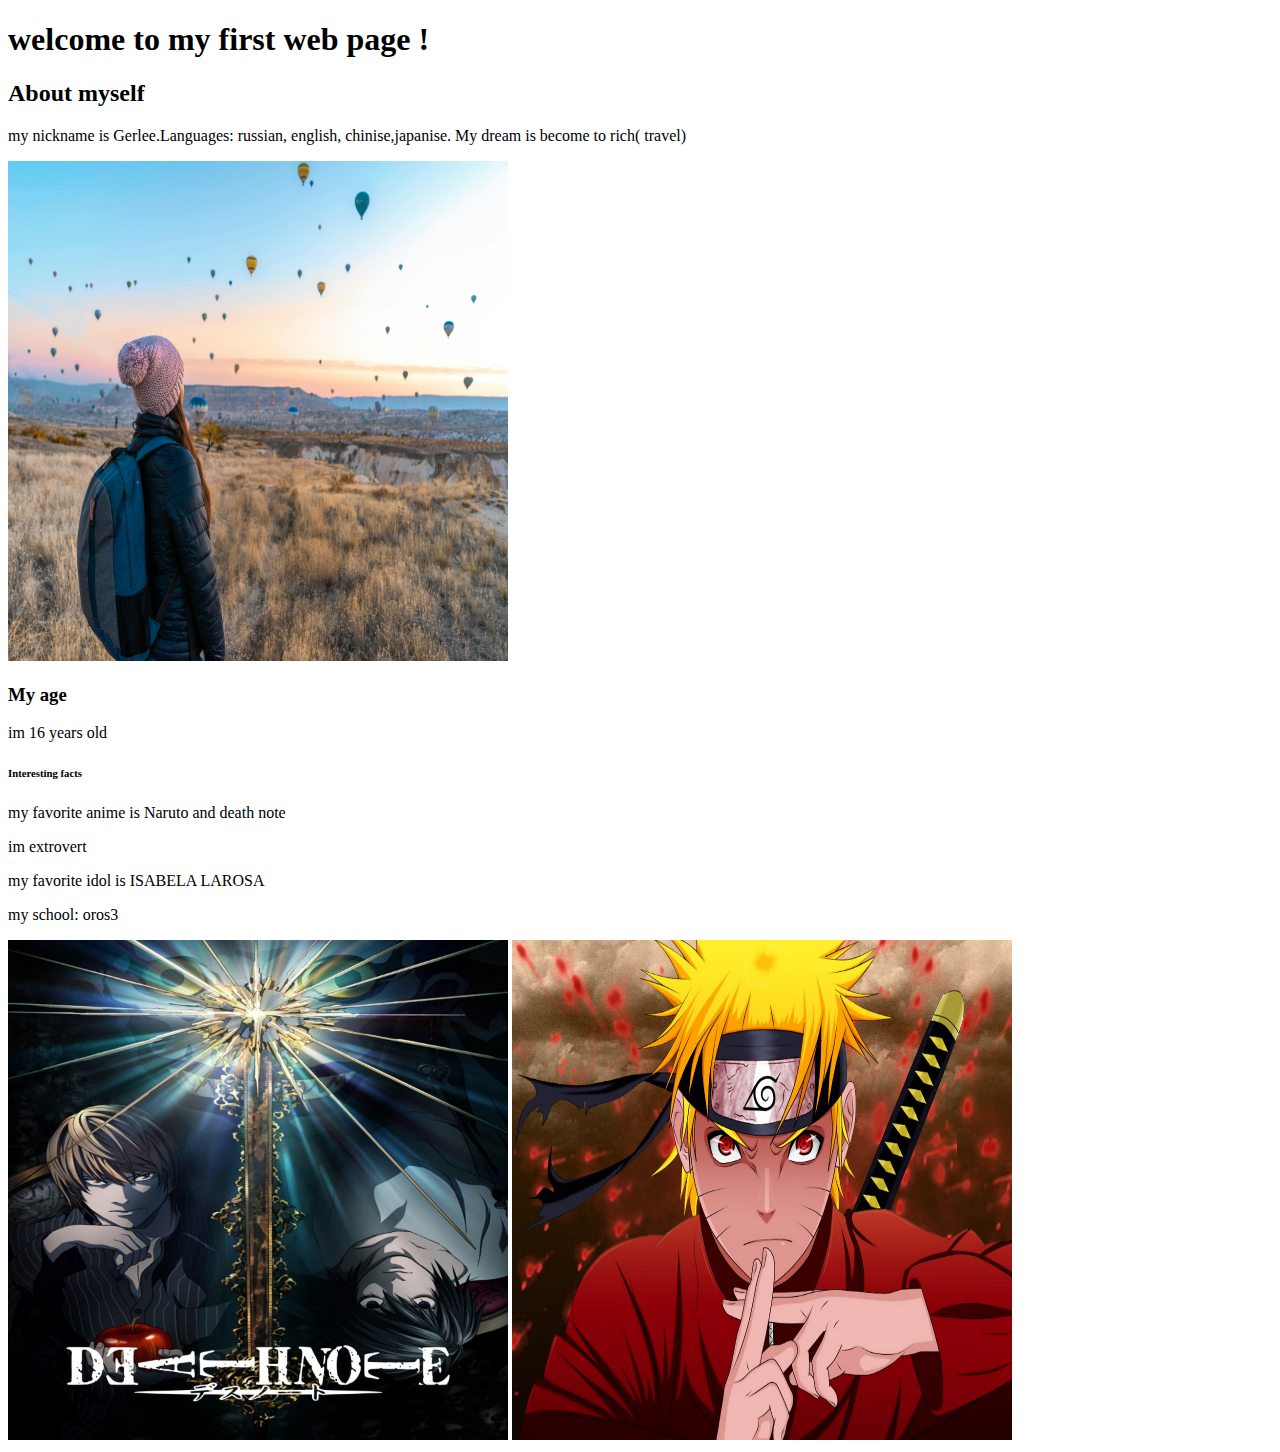
<file: index.html>
<!DOCTYPE html>
<html lang="en">
<head>
    <meta charset="UTF-8">
    <meta name="viewport" content="width=, initial-scale=1.0">
    <title>   MY PAGE </title>
</head>
<body>
    <header><h1> welcome to my first web page ! </h1>
        <h2> About myself </h2></header>
    <main><p> my nickname is Gerlee.Languages: russian, english, chinise,japanise. My dream is become to rich( travel) </p>
        <img src="travelling.jpg" alt="" width="500" height="500">
        <h3> My age</h3>
      
        </main>
    <footer>
   <p>im 16 years old </p>
    <h6>Interesting facts </h6>
    <p> my favorite anime is Naruto and death note </p>
    <p>im extrovert </p>
    <P> my  favorite idol is ISABELA  LAROSA </P>
    <p> my school: oros3 </p>
    <img src="death note.jpg" alt="" width="500" height="500"> 
    <img src="Naruto.jpeg" alt=""width="500" height="500" ></footer>

</body>
</html>
</file>
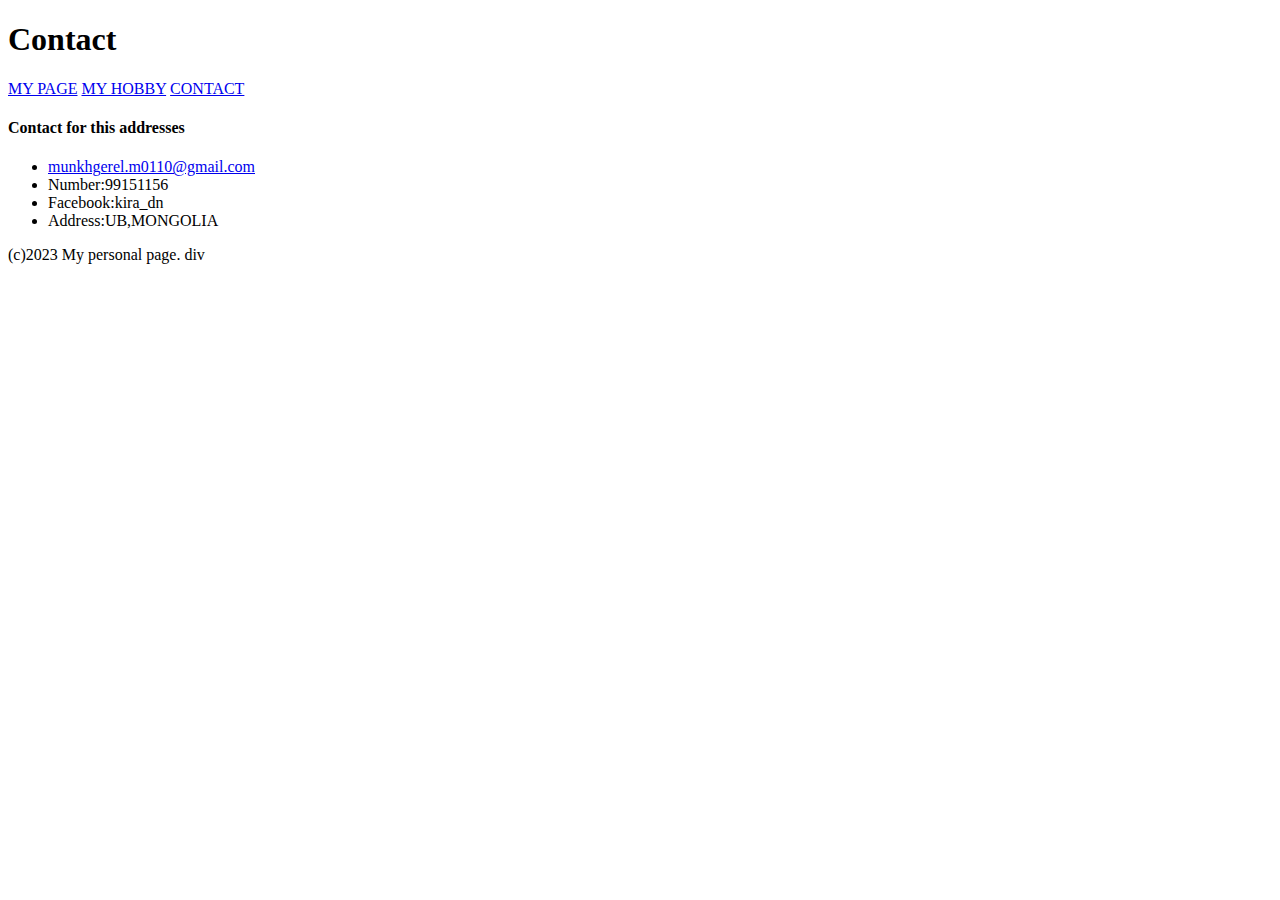
<file: contact.html>
<!DOCTYPE html>
<html lang="en">
<head>
    <meta charset="UTF-8">
    <meta name="viewport" content="width=device-width, initial-scale=1.0">
    <title>Contact</title>
</head>
<body>
    <header>
    <h1> Contact</h1>
    <a href="index.html" target="_blank">MY PAGE</a>
    <a href="my hobby.html"target="_blank">MY HOBBY</a>
    <a href="contact.html"target="_blank">CONTACT</a></header>
    <main>
        <h4>Contact for this addresses</h4>
        <ul>
           <li><a href="mailto:munkhgerel.m0110@gmail.com">munkhgerel.m0110@gmail.com</a></li>
           <li>Number:99151156</li>
           <li>Facebook:kira_dn</li>
           <li>Address:UB,MONGOLIA</li>
        </ul>
       
    </main>
    <footer>
        (c)2023 My personal page.
div
</body>
</html>
</file>
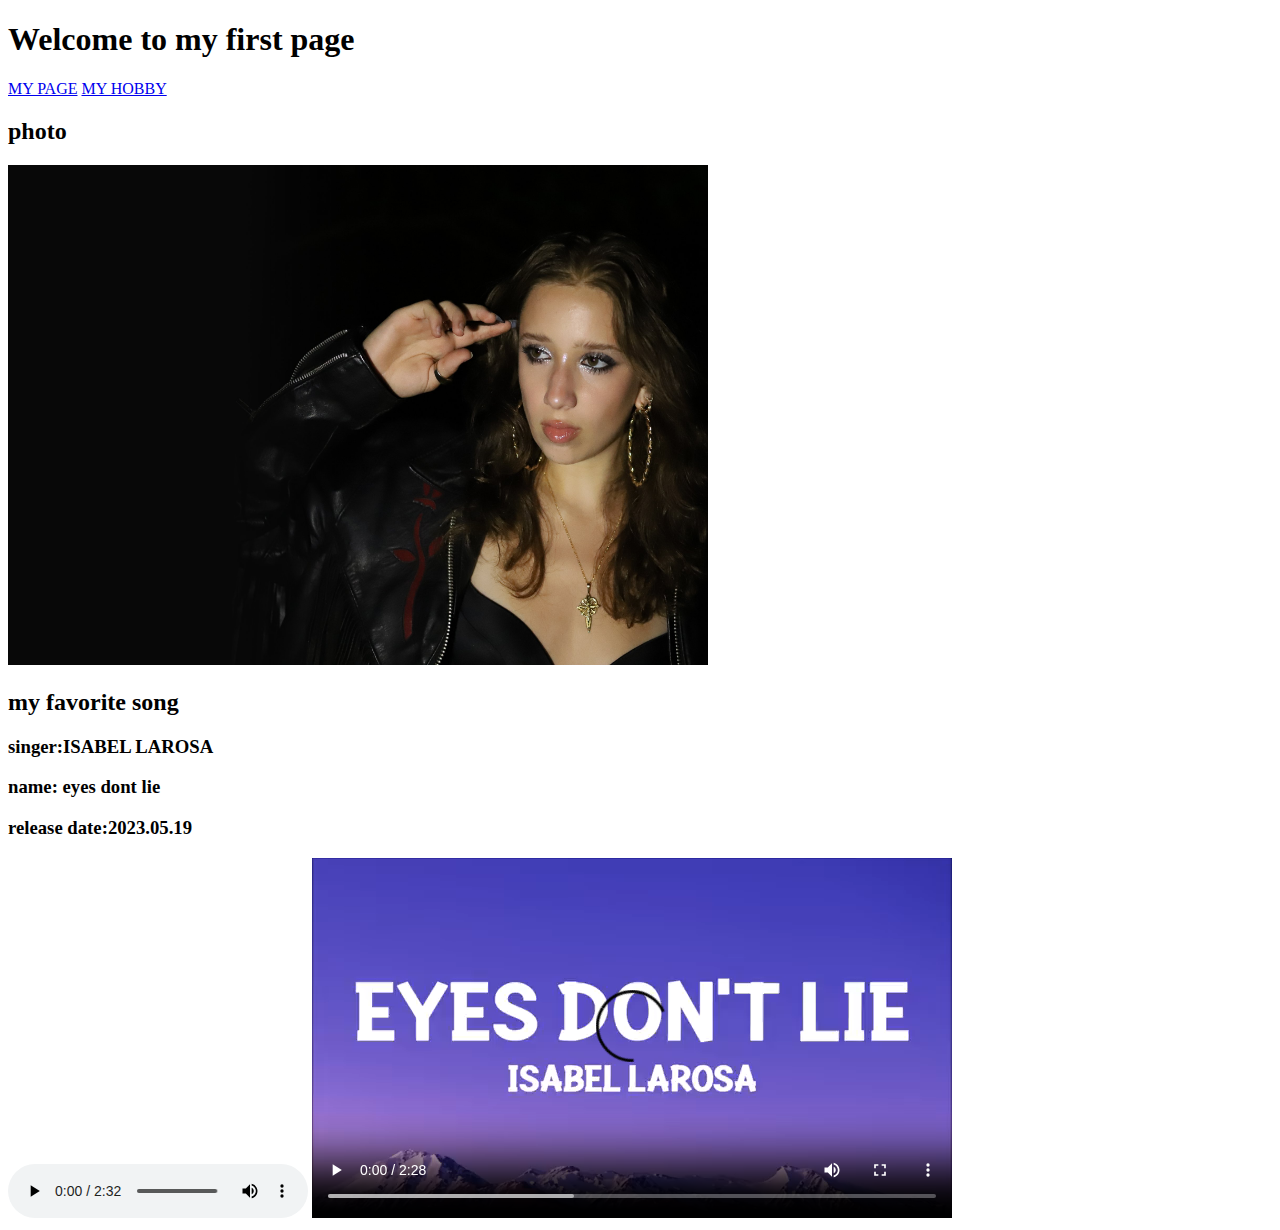
<file: dudu.html>
<!DOCTYPE html>
<html lang="en">
<head>
    <meta charset="UTF-8">
    <meta name="viewport" content="width=device-width, initial-scale=1.0">
    <title>Document</title>
</head>
<body>
    <header><h1> Welcome to my first page</h1>
        <a href="index.html" target="_blank">MY PAGE</a>
        <a href="my hobby.html" target="_blank" > MY HOBBY</a></header>
    <main><h2>photo</h2>
        <img src="isabela.jpg" alt="" width="700" height="500" download > 
        <h2>my favorite song </h1>
        <h3>singer:ISABEL LAROSA</h2>
        <h3>name: eyes dont lie</h2>
        <h3>release date:2023.05.19</h2></main>
    <footer><audio src="Isabel LaRosa - eyes don't lie (Audio).mp4" controls ></audio>

        <video src="Isabel LaRosa - eyes don't lie (Lyrics).mp4"controls></video>
        <a href="bfbfrn"target="_blank"></a></footer>
    
</body>
</html>
</file>
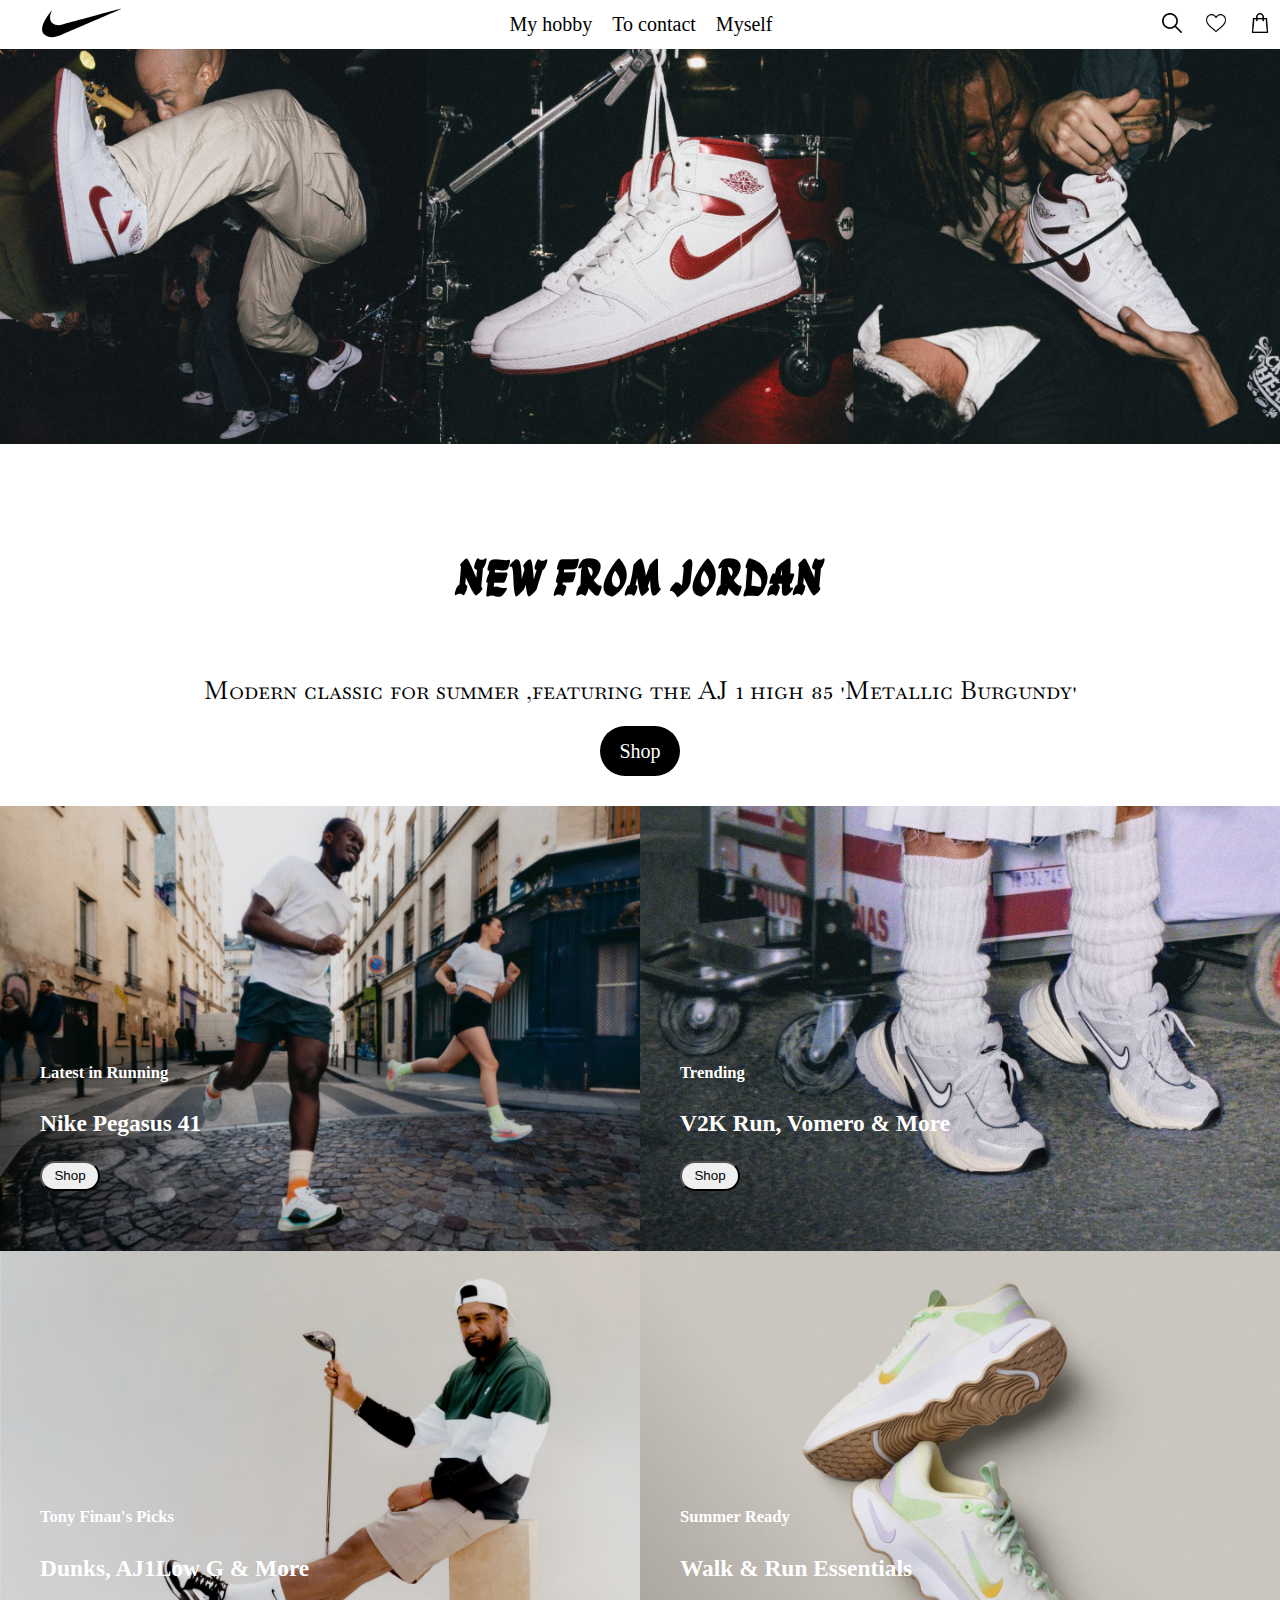
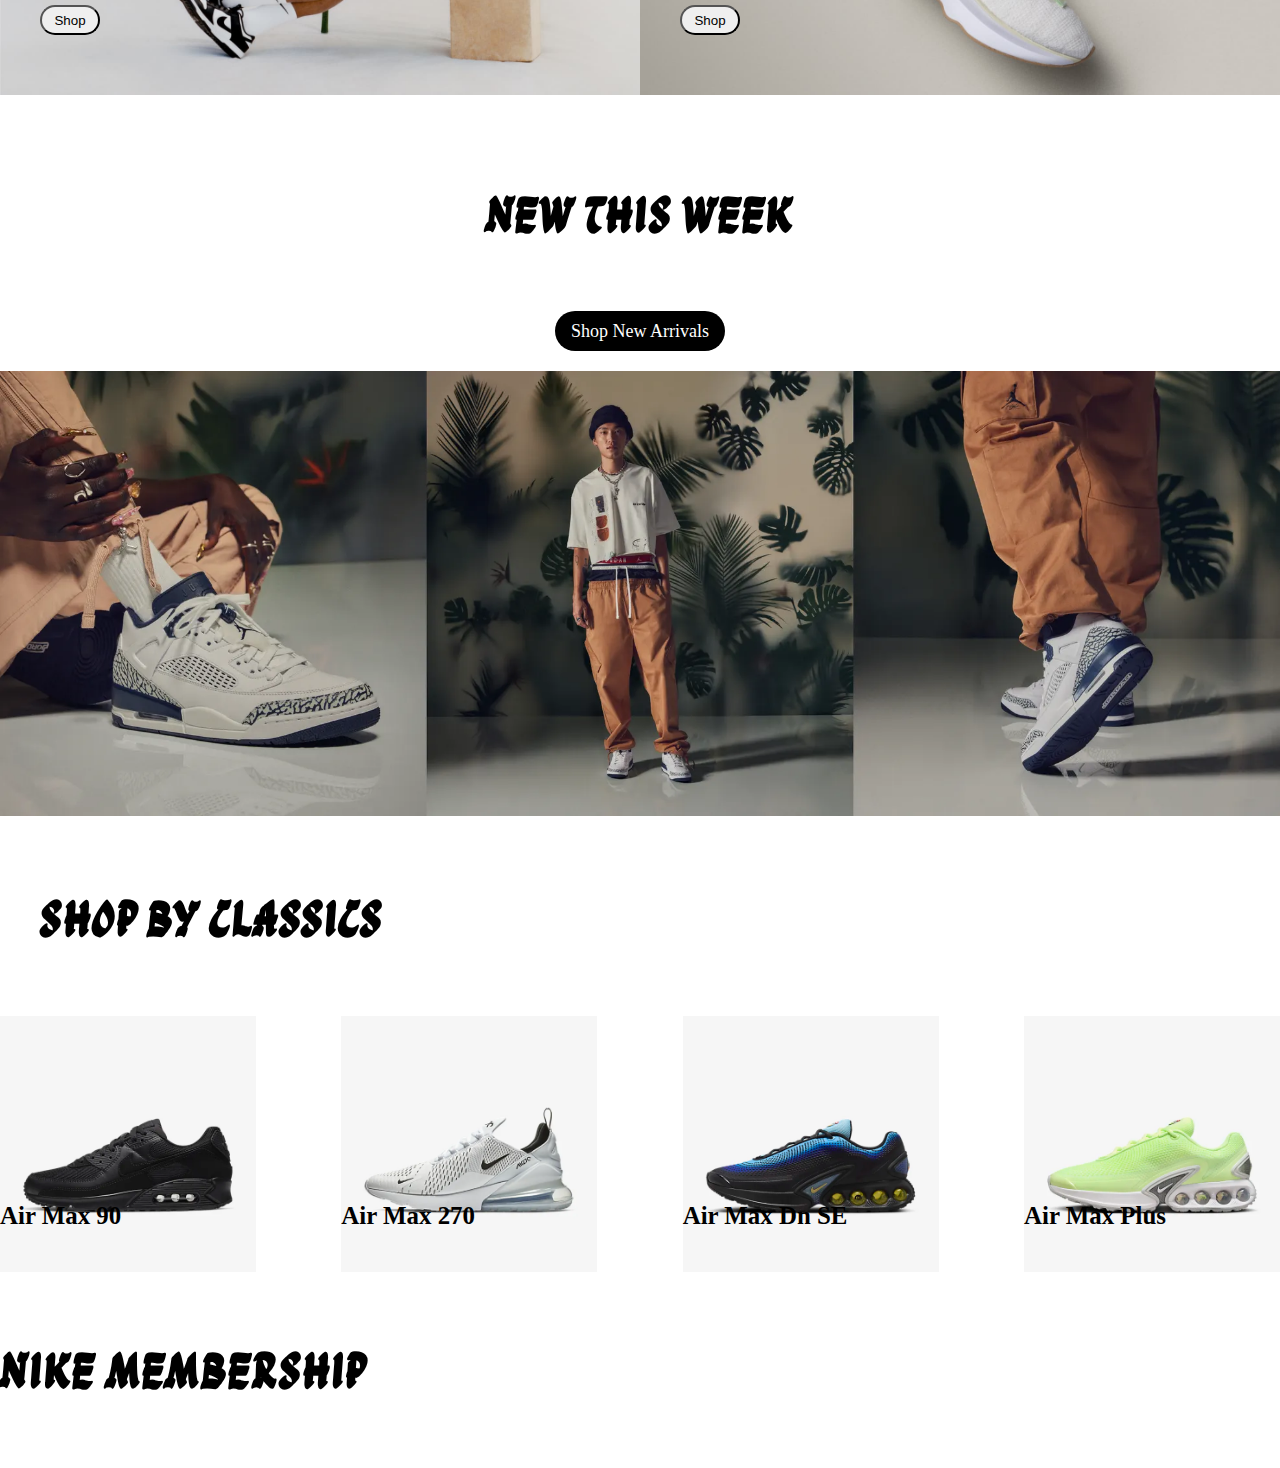
<file: land.html>
<!DOCTYPE html>
<html lang="en">
  <head>
    <meta charset="UTF-8" />
    <meta name="viewport" content="width=device-width, initial-scale=1.0" />
    <title>NIKE PAGE</title>
    <link rel="stylesheet" href="style4hicheel.css" />
    <link rel="preconnect" href="https://fonts.googleapis.com" />
    <link rel="preconnect" href="https://fonts.gstatic.com" crossorigin />
    <link rel="preconnect" href="https://fonts.googleapis.com" />
    <link rel="preconnect" href="https://fonts.gstatic.com" crossorigin />
    <link
      href="https://fonts.googleapis.com/css2?family=Baskervville+SC&family=Ga+Maamli&display=swap"
      rel="stylesheet"
    />
    <link
      href="https://fonts.googleapis.com/css2?family=Ga+Maamli&display=swap"
      rel="stylesheet"
    />
  </head>
  <body>
    <header>
      <div class="negheseg">
        <a href="contact.html"><img id="nikelogo" src="logo.svg" alt="" /> </a>

        <div id="tses-container">
          <a class="tses" href="my hobby.html">My hobby</a>
          <a class="tses" href="contact.html">To contact</a>
          <a class="tses" href="index.html">Myself</a>
        </div>

        <div id="mention">
          <img class="icons" src="search.png" alt="" />
          <img class="icons" src="heart.png" alt="" />
          <img class="icons" src="shop.png" alt="" />
        </div>
      </div>

      <div>
        <img class="img1" src="nike-just-do-it.jpg" alt="" />
      </div>

      <div class="doc">
        <h4>NEW FROM JORDAN</h4>
        <p>
          Modern classic for summer ,featuring the AJ 1 high 85 'Metallic
          Burgundy'
        </p>
        <div class="box">Shop</div>
      </div>

      <div class="zurag">
        <div class="page1">
          <img src="page1.jpg" alt="" />
          <div class="qw">
            <h5>Latest in Running</h5>
            <h3>Nike Pegasus 41</h3>
            <button>Shop</button>
          </div>
        </div>
        <div class="page1">
          <img src="page2.jpg" alt="" />
          <div class="qw">
            <h5>Trending</h5>
            <h3>V2K Run, Vomero & More</h3>
            <button>Shop</button>
          </div>
        </div>
        <div class="page1">
          <img src="page3.jpg" alt="" />
          <div class="qw">
            <h5>Tony Finau's Picks</h5>
            <h3>Dunks, AJ1Low G & More</h3>
            <button>Shop</button>
          </div>
        </div>
        <div class="page1">
          <img src="page4.jpg" alt="" />
          <div class="qw">
            <h5>Summer Ready</h5>
            <h3>Walk & Run Essentials</h3>
            <button>Shop</button>
          </div>
        </div>
      </div>

      <div class="text2">
        <h4>NEW THIS WEEK</h4>
        <div class="box1">Shop New Arrivals</div>
      </div>

      <img class="er" src="page5.jpg" alt="" />

      <div class="ty">
        <h4>SHOP BY CLASSICS</h4>
      </div>

      <div class="olon-zurag">
        <div class="neg">
          <img src="photo1.png" alt="" />
          <div class="second">
            <h5>Air Max 90</h5>
          </div>
        </div>
        <div class="neg">
          <img src="photo2.png" alt="" />
          <div class="second">
            <h5>Air Max 270</h5>
          </div>
        </div>
        <div class="neg">
          <img src="photo3.png" alt="" />
          <div class="second">
            <h5>Air Max Dn SE</h5>
          </div>
        </div>
        <div class="neg">
          <img src="photo4.png" alt="" />
          <div class="second">
            <h5>Air Max Plus</h5>
          </div>
        </div>
      </div>
      <div><h4>NIKE MEMBERSHIP</h4></div>
      <div class="last">
        <div class="ok"></div>
      </div>
    </header>
  </body>
</html>
</file>
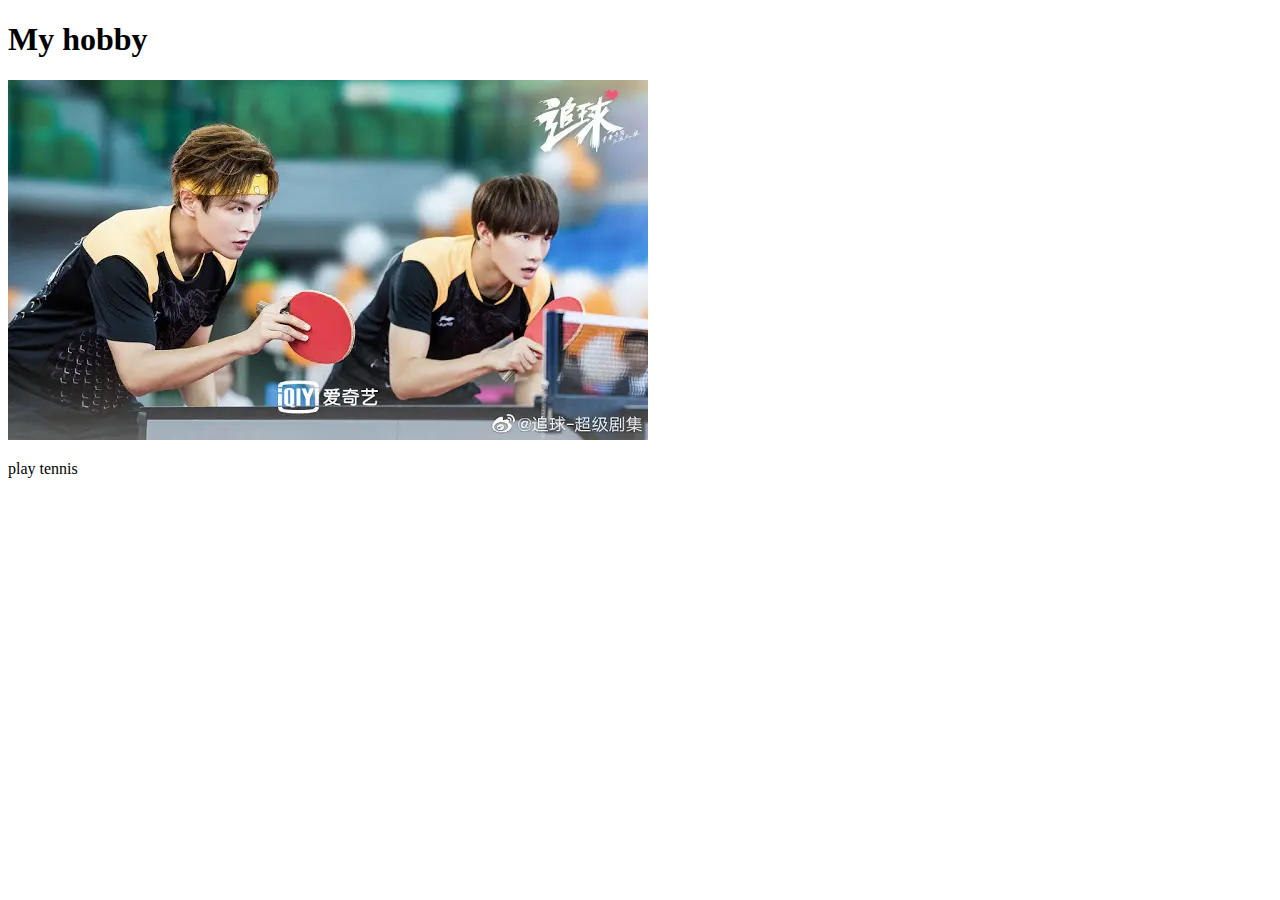
<file: my hobby.html>
<!DOCTYPE html>
<html lang="en">
<head>

    <meta charset="UTF-8">
    <meta name="viewport" content="width=device-width, initial-scale=1.0">
    <title>MY HOBBY </title>
</head>
<body>
    <header><h1>My hobby</h1></header>
    <main><img src="tennis.webp" alt=""></main>
    <footer><p>play tennis</p></footer>
    
    
</body>
</html>
</file>
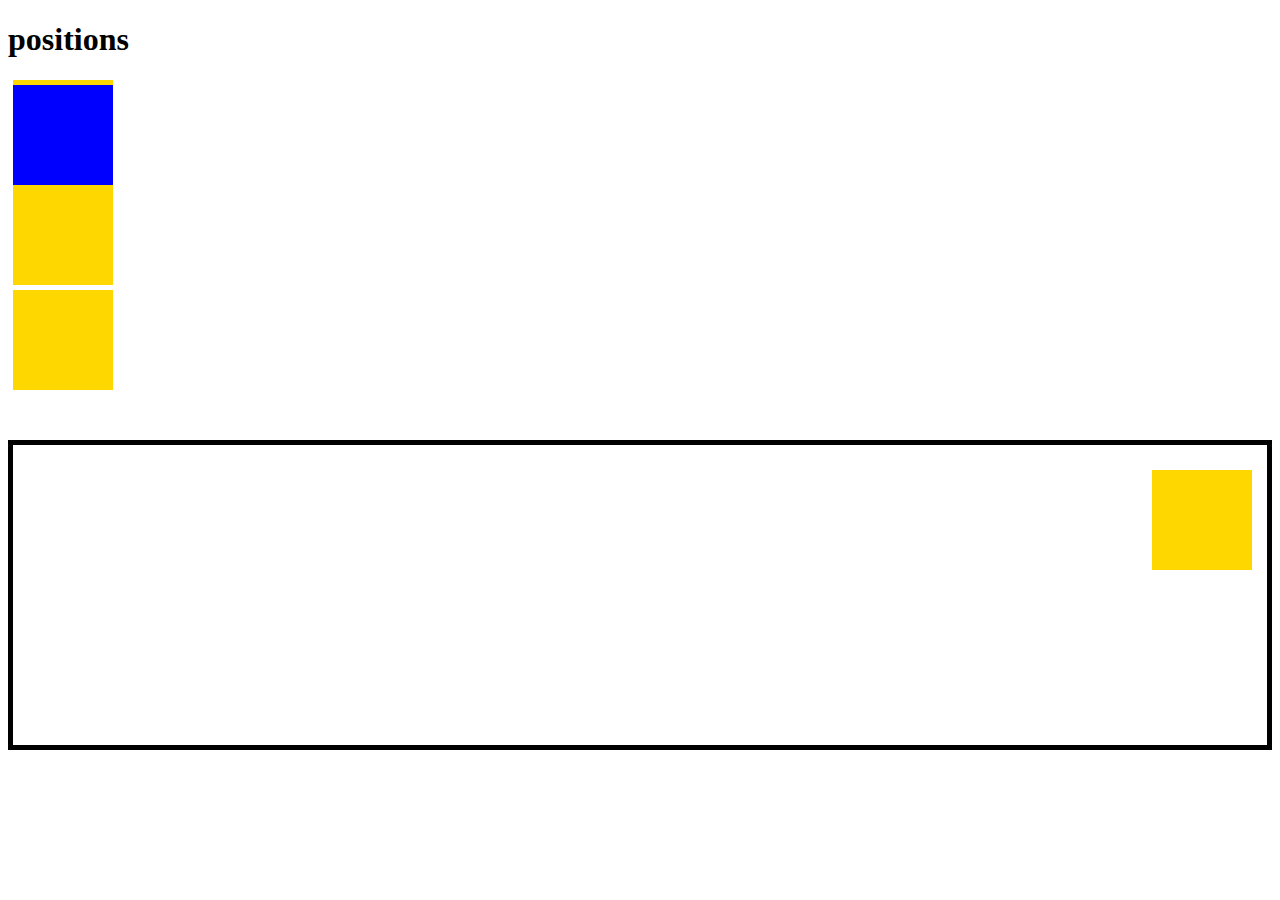
<file: position.html>
<!DOCTYPE html>
<html lang="en">
<head>
    <meta charset="UTF-8">
    <meta name="viewport" content="width=device-width, initial-scale=1.0">
    <title>Document</title>
    <link rel="stylesheet" href="style1.css">
</head>
<body>
    <h1>positions</h1>
    <div class="box fixed"></div>
    <div class="box"></div>
    <div class="box"></div>
    <div class="box"></div>
    <div class="container">
        <div class="box absolute"></div>
        </div>
    

       



    
</body>
</html>
</file>
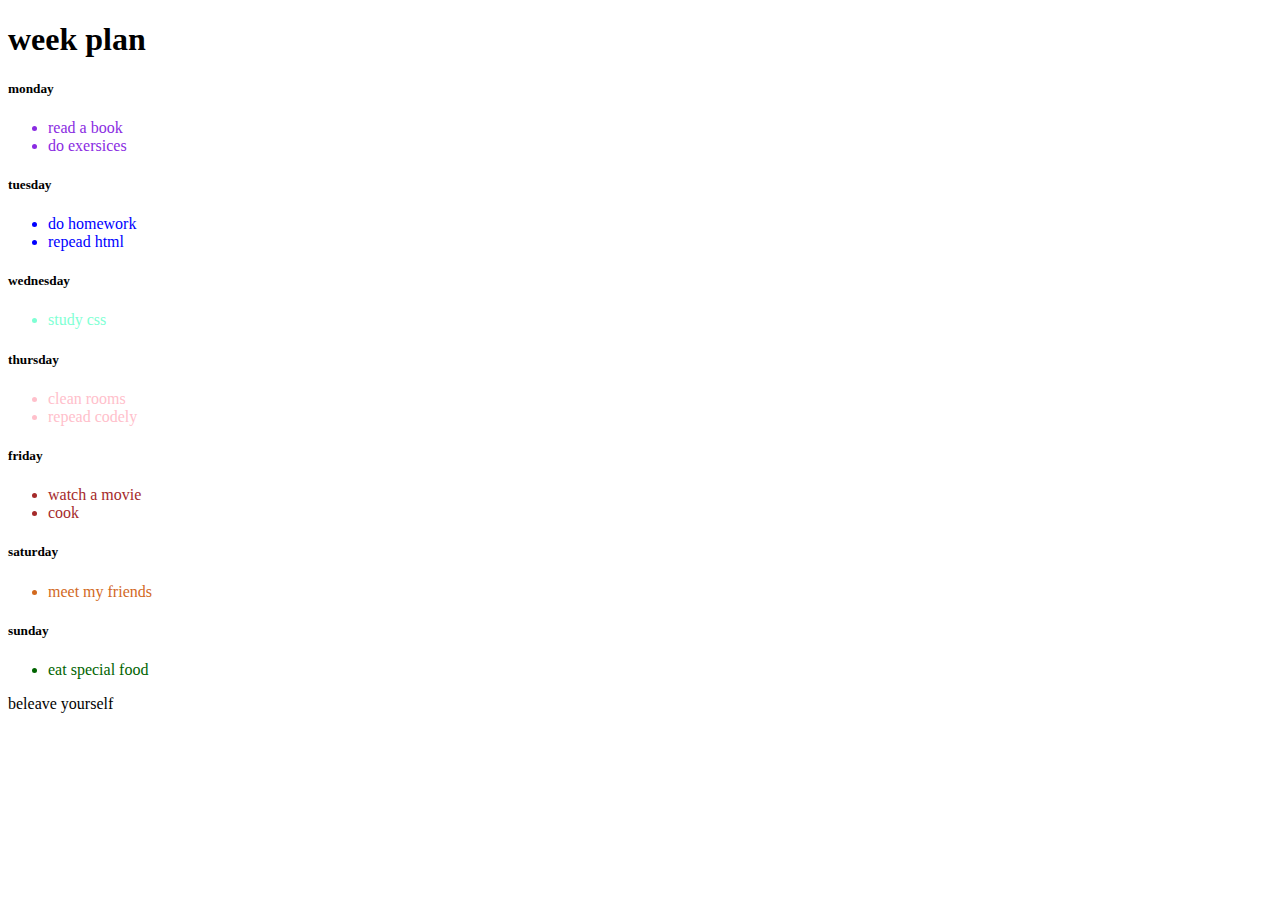
<file: week plan.html>
<!DOCTYPE html>
<html lang="en">
<head>
    <meta charset="UTF-8">
    <meta name="viewport" content="width=device-width, initial-scale=1.0">
    <title>week plan</title>

    <link rel="stylesheet" href="style.css">
</head>
<body>
    <header>
        <h1>week plan </h1>
    </header>
    <main>
        <h5>monday</h5>
        <ul class="qwerty">
            <li>read a book</li>
            <li>do exersices</li>
        </ul>
        <h5>tuesday</h5>
        <ul class="you">
            <li>do homework</li>
            <li>repead html</li>
        </ul>
       <h5>wednesday</h5>
        <ul class="me">
            <li>study css</li>
        </ul>
        <h5>thursday</h5>
       <ul class=" up">
        <li>clean rooms</li>
        <li>repead codely</li>
       </ul>
       <h5>friday</h5>
       <ul class="time">
        <li>watch a movie</li>
        <li>cook</li>
       </ul>
       <h5>saturday</h5>
        <ul class="under">
            <li>meet my friends</li>
        </ul>
        <h5>sunday</h5>
       <ul class="pop">
        <li> eat special food</li>
       </ul>
       <div class="small"> 
        <orange></orange>
        <bento></bento>


    
       </div>
<div class="small">
    <orange></orange>
</div>

 
    </main>
    
    <footer>
        <p>beleave yourself</p>
        <div> </div>
    </footer>
</body>
</html>
</file>
<file: style4hicheel.css>
.tses {
  padding: 10px;
  font-size: 20px;
  display: flex;
  flex-direction: row;
  justify-content: center;
  color: black;
}
p {
  font-size: 20px;
}
.img1 {
  height: auto;
  width: 100vw;
  object-fit: contain;
}
div a {
  text-decoration: none;
}
.doc {
  padding: 30px;
  font-size: 30px;
  flex-direction: column;
  display: flex;
  align-items: center;
  margin: 0;
}
.doc h5,
.doc p {
  margin: 0;
}
#nikelogo {
  height: 45px;
  width: 100px;
  object-fit: cover;
  margin-left: 30px;
}
.icons {
  height: 20px;
  width: 20px;
  color: black;
  text-decoration: none;
  margin: 0 10px;
}
.negheseg {
  display: flex;
  flex-direction: row;
  justify-content: space-between;
  align-items: center;
  position: fixed;
  top: 0;
  background-color: white;
  width: 100%;
  z-index: 10;
}
#tses-container {
  display: flex;
}
.box {
  width: 80px;
  height: 50px;
  background-color: black;
  color: white;
  display: flex;
  justify-content: center;
  border-radius: 40px;
  align-items: center;
  font-size: 20px;
  margin-top: 20px;
}
.zurag {
  display: flex;
  flex-wrap: wrap;
}
.page1 {
  width: 50%;
  position: relative;
  display: flex;
}

.page1 img {
  width: 100%;
}

.qw {
  position: absolute;
  bottom: 20px;
  color: white;
  font-size: 20px;
  padding: 20px;
  margin: 20px;
}
button {
  border-radius: 80px;
  padding: 5px;
  width: 60px;
  height: 30px;
}
.box1 {
  width: 170px;
  height: 40px;
  background-color: black;
  color: white;
  border-radius: 60px;
  font-size: 18px;
  margin-top: 0px;
  display: flex;
  justify-content: center;
  align-items: center;
}
.text2 {
  padding: 20px;
  flex-direction: column;
  display: flex;
  align-items: center;
  margin: 0;
}
.er {
  width: 100%;
}
body {
  margin: 0;
}
.ty {
  margin-left: 40px;
  margin-top: 40px;
}

h4 {
  font-family: "Ga Maamli", sans-serif;
  font-size: 50px;
}
p {
  font-family: "Baskervville SC", serif;
  font-size: 25px;
}
.tses:hover {
  border-bottom: 2px solid black;
}
button:hover {
  background-color: gray;
}
.box:hover {
  background-color: gray;
}

.olon-zurag {
  display: flex;
  justify-content: space-between;
}
.neg {
  display: flex;
  flex-direction: column;
  width: 20%;
  height: 5%;
  font-size: 25px;
  position: relative;
}
.neg img {
  object-fit: contain;
  width: 100%;
}
.second {
  position: absolute;
  bottom: 0px;
  color: black;
  font-size: 30px;
}
</file>
<file: style1.css>
.box{
    width: 100px;
    height: 100px;
    background-color: gold;
    margin: 5px;
}
.fixed{
    position: fixed;
    background-color: blue;
}
.container{
    position: relative;
    border: 5px solid black;
    height: 300px;
    margin-top: 50px;
}
.absolute{
    position: absolute;
    right: 10px;
    top: 20px;
}
</file>
<file: style.css>
.qwerty {
    color: blueviolet;

}
.you{
    color:blue
}
.me{
    color:aquamarine
}
.up{
    color:pink
}
.time{
    color:brown
}
.under{
    color:chocolate
}
.pop{
    color:darkgreen
}

bento orange.small{

}
</file>
